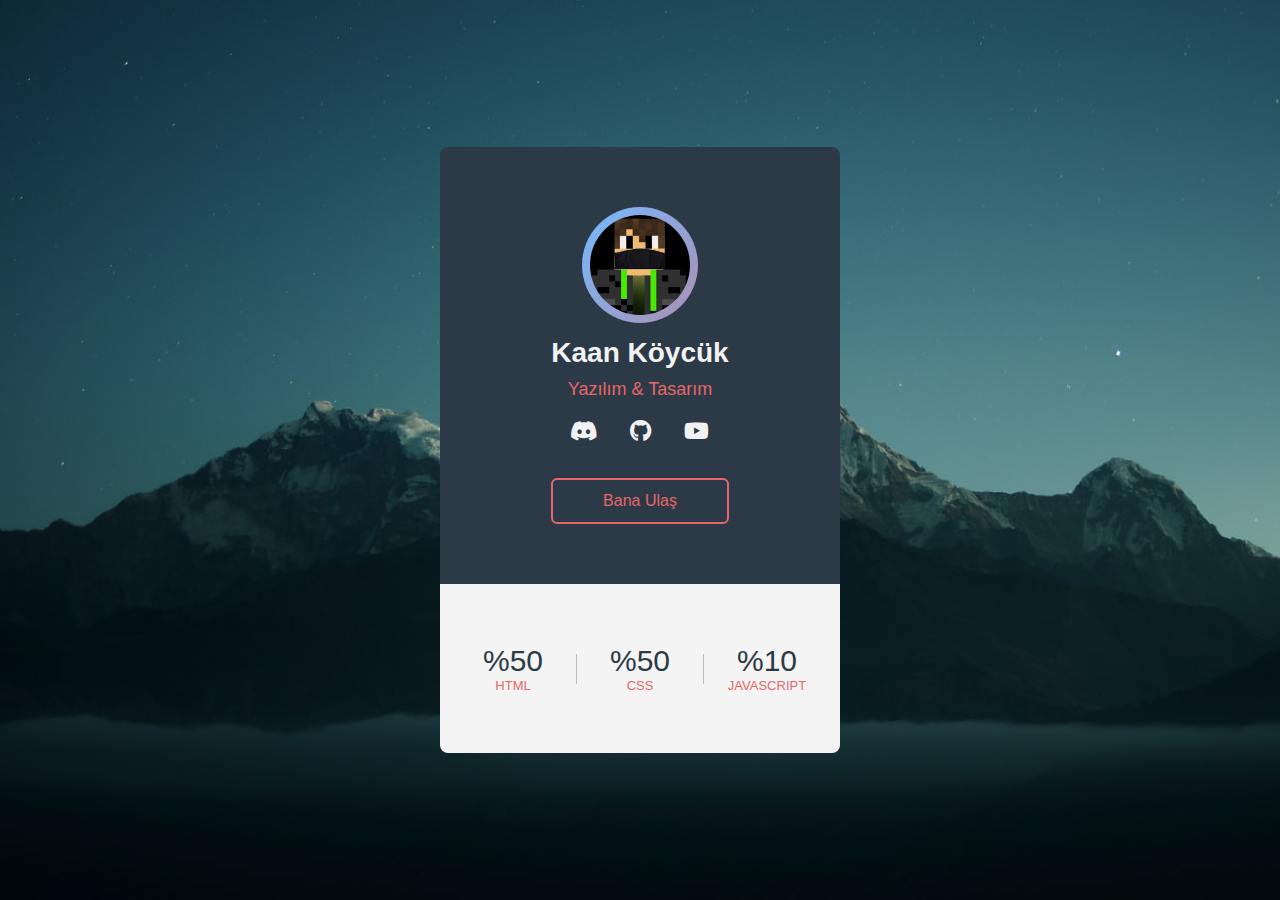
<file: index.html>
<!DOCTYPE html>
<html lang="en">
<head>
  <meta charset="UTF-8">
  <meta name="viewport" content="width=device-width, initial-scale=1.0">
  <title></title>
  <link rel="stylesheet" href="https://cdnjs.cloudflare.com/ajax/libs/font-awesome/5.14.0/css/all.min.css"/>
  <link rel="stylesheet" href="style.css">
</head>
<body>
  <div class="profile-card">
    <div class="card-header">
      <div class="pic">
        <img src="pic.jpg" alt="">
      </div>
      <div class="name">Kaan Köycük</div>
      <div class="desc">Yazılım & Tasarım</div>
      <div class="sm">
        
        <a href="https://discord.gg/Mu652H9v24" class="fab fa-discord"></a>
        <a href="https://github.com/knkoycuk/" class="fab fa-github"></a>
        <a href="https://youtube.com/@knkoycuk/" class="fab fa-youtube"></a>
      </div>
      <a href="https://discord.gg/Mu652H9v24" class="contact-btn">Bana Ulaş</a>
    </div>
    <div class="card-footer">
      <div class="numbers">
        <div class="item">
          <span>%50</span>
          html
        </div>
        <div class="border"></div>
        <div class="item">
          <span>%50</span>
          css
        </div>
        <div class="border"></div>
        <div class="item">
          <span>%10</span>
          javaScript
        </div>
      </div>
    </div>
  </div>
</body>
</html>
</file>
<file: style.css>
*{
  margin: 0;
  padding: 0;
  font-family: "Ubuntu", sans-serif;
  box-sizing: border-box;
  text-decoration: none;
}

body{
  height: 100vh;
  background: url(bg.jpg) no-repeat center;
  background-size: cover;
  display: flex;
  align-items: center;
  justify-content: center;
}

.profile-card{
  width: 400px;
  text-align: center;
  border-radius: 8px;
  overflow: hidden;
}

.card-header{
  background: #2c3a47;
  padding: 60px 40px;
}

.pic{
  display: inline-block;
  padding: 8px;
  background: linear-gradient(130deg, #74b9ff, #e66767);
  margin: auto;
  border-radius: 50%;
  background-size: 200% 200%;
  animation: animated-gradient 2s linear infinite;
}

@keyframes animated-gradient{
  25%{
    background-position: left bottom;
  }
  50%{
    background-position: right bottom;
  }
  75%{
    background-position: right top;
  }
  100%{
    background-position: left top;
  }
}

.pic img{
  display: block;
  width: 100px;
  height: 100px;
  border-radius: 50%;
}

.name{
  color: #f2f2f2;
  font-size: 28px;
  font-weight: 600;
  margin: 10px 0;
}

.desc{
  font-size: 18px;
  color: #e66767;
}

.sm{
  display: flex;
  justify-content: center;
  margin: 20px 0;
}

.sm a{
  color: #f2f2f2;
  width: 56px;
  font-size: 22px;
  transition: .3s linear;
}

.sm a:hover{
  color: #e66767;
}

.contact-btn{
  display: inline-block;
  padding: 12px 50px;
  color: #e66767;
  border: 2px solid #e66767;
  border-radius: 6px;
  margin-top: 16px;
  transition: .3s linear;
}

.contact-btn:hover{
  background: #e66767;
  color: #f2f2f2;
}

.card-footer{
  background: #f4f4f4;
  padding: 60px 10px;
}

.numbers{
  display: flex;
  align-items: center;
}

.item{
  flex: 1;
  text-transform: uppercase;
  font-size: 13px;
  color: #e66767;
}

.item span{
  display: block;
  color: #2c3a47;
  font-size: 30px;
}

.border{
  width: 1px;
  height: 30px;
  background: #bbb;
}
</file>
